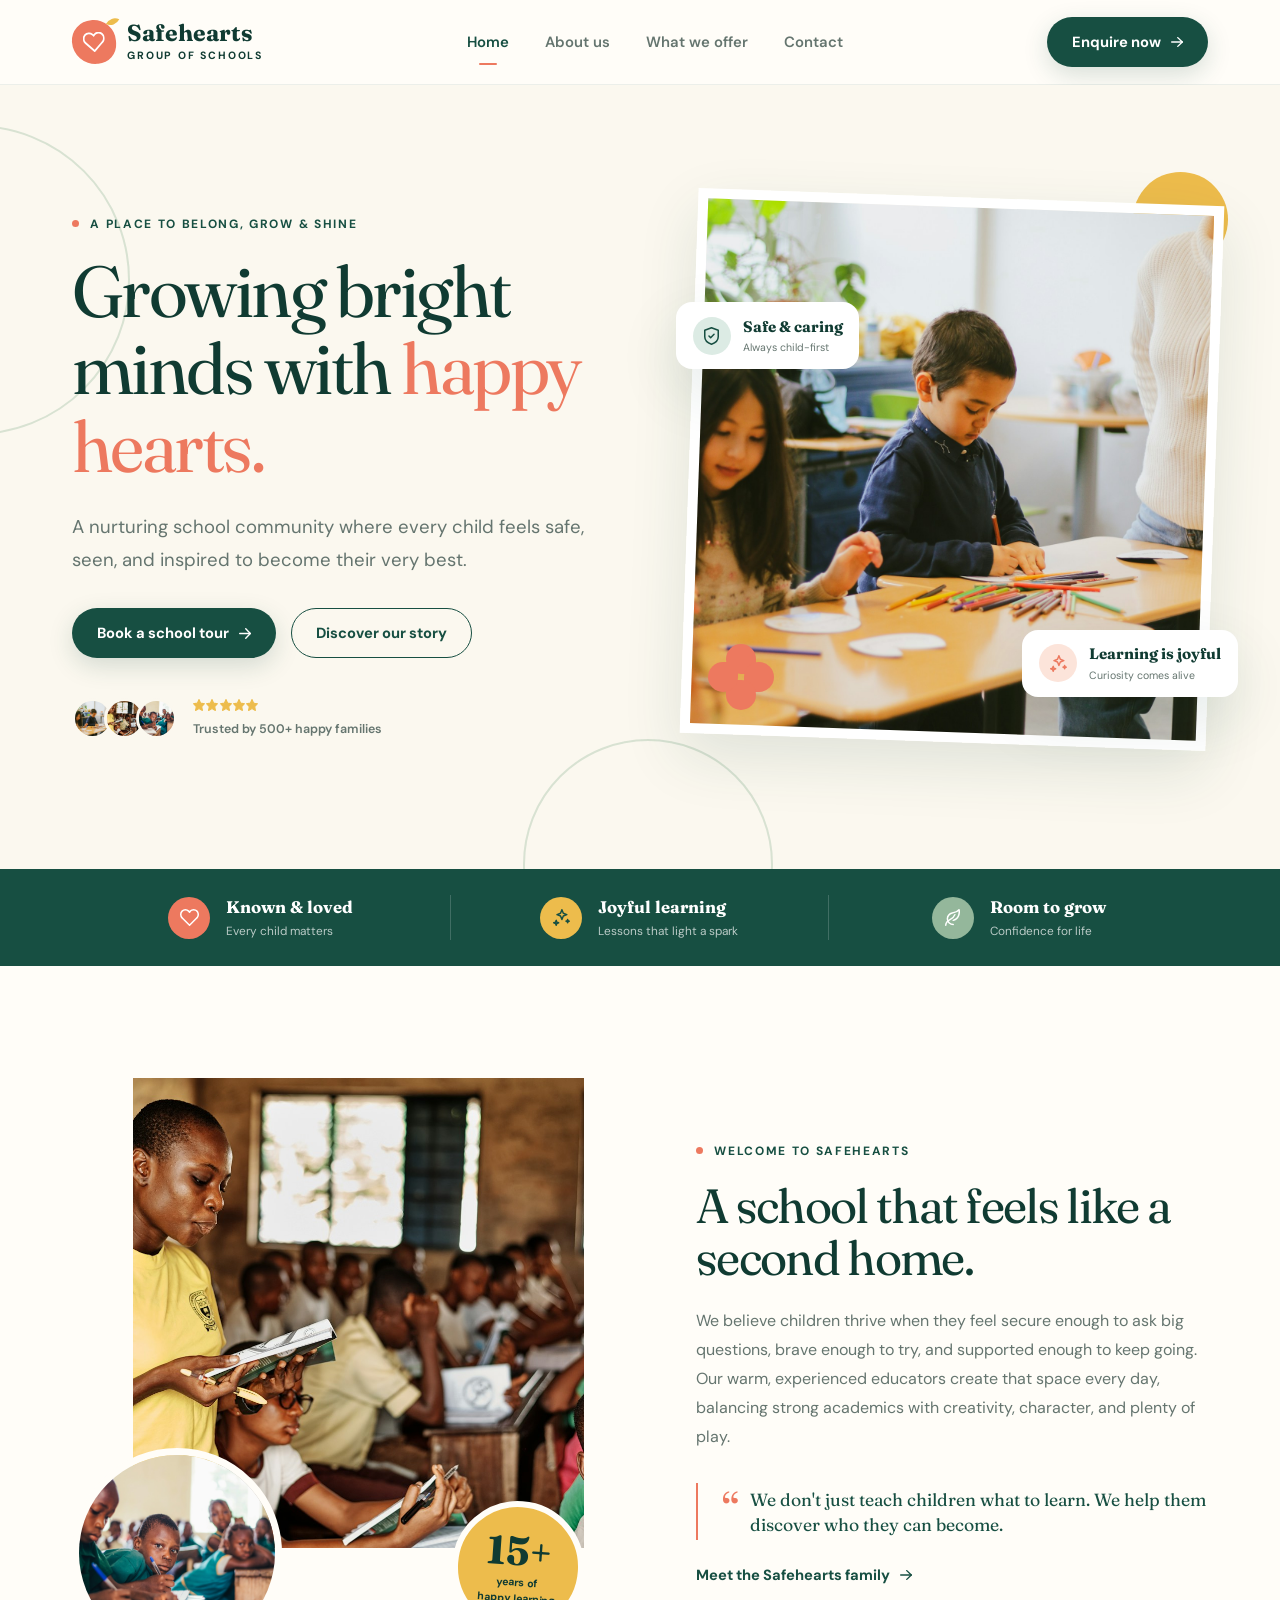
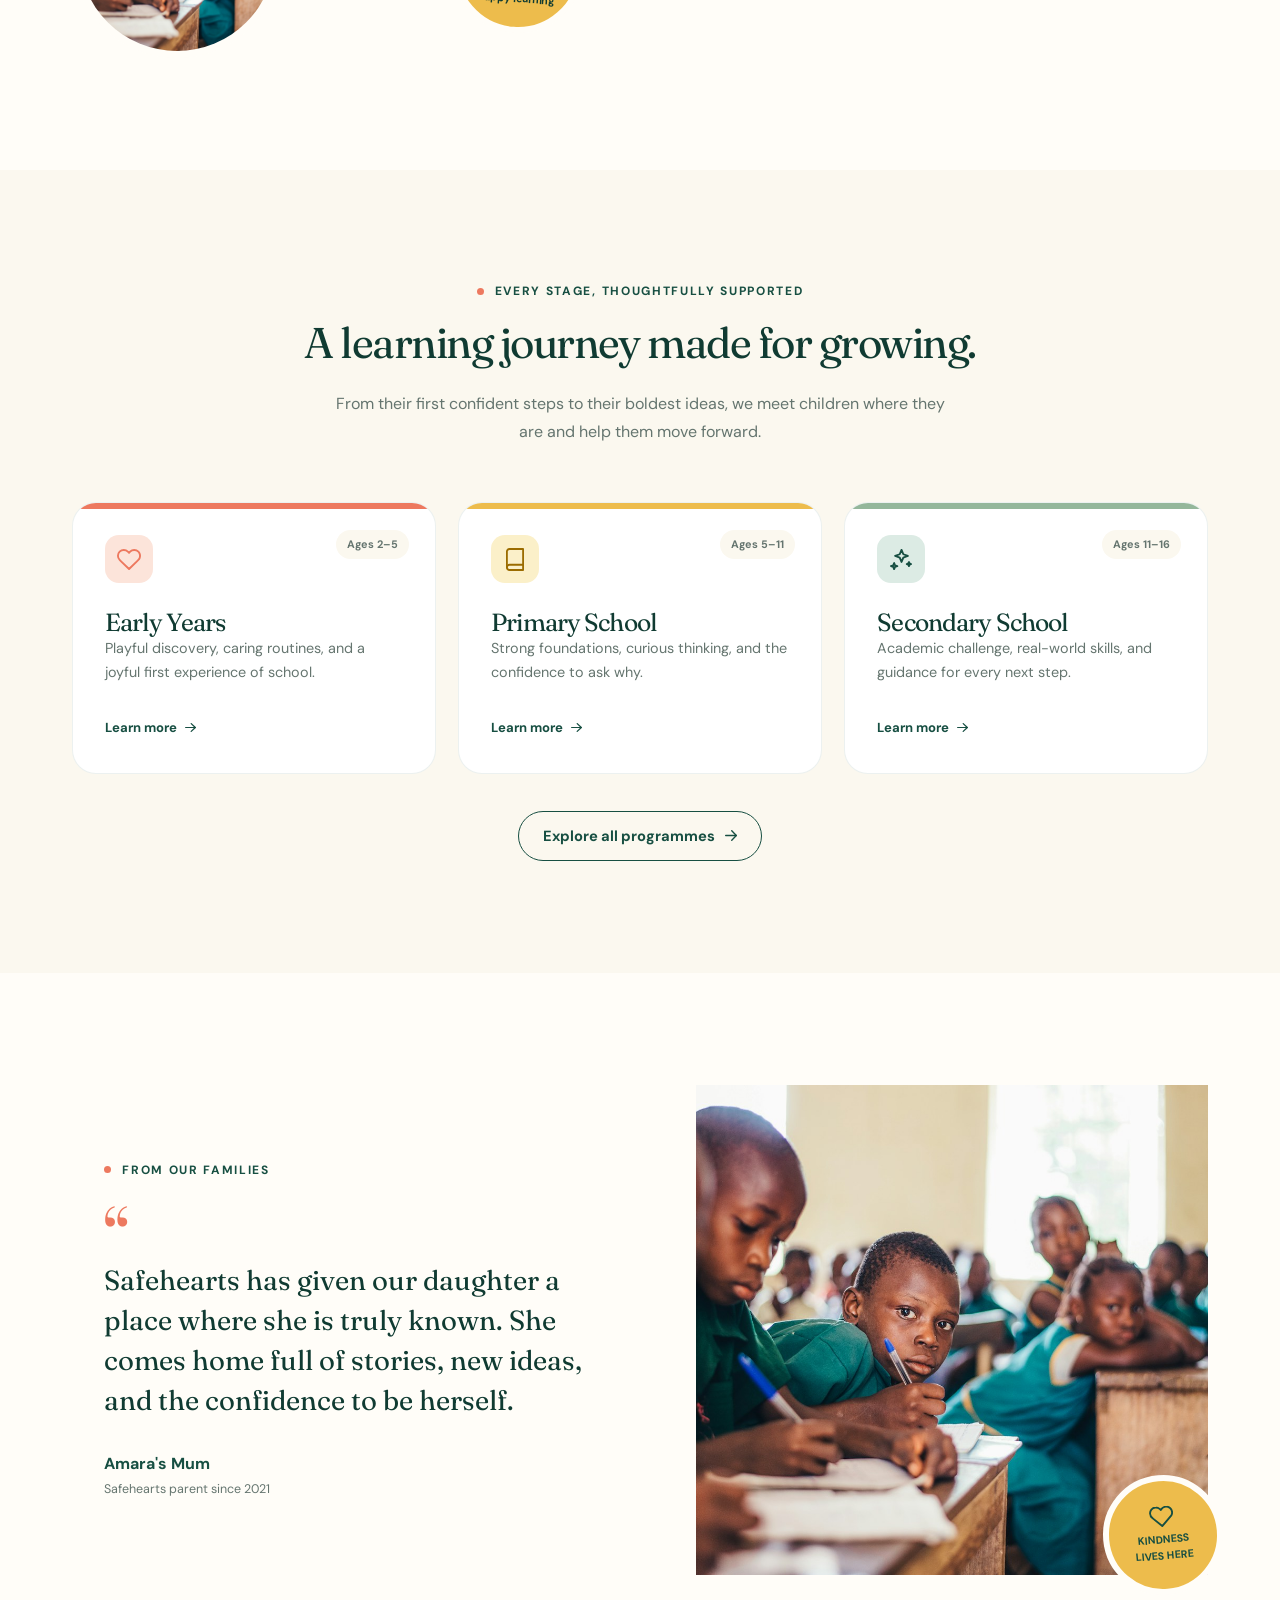
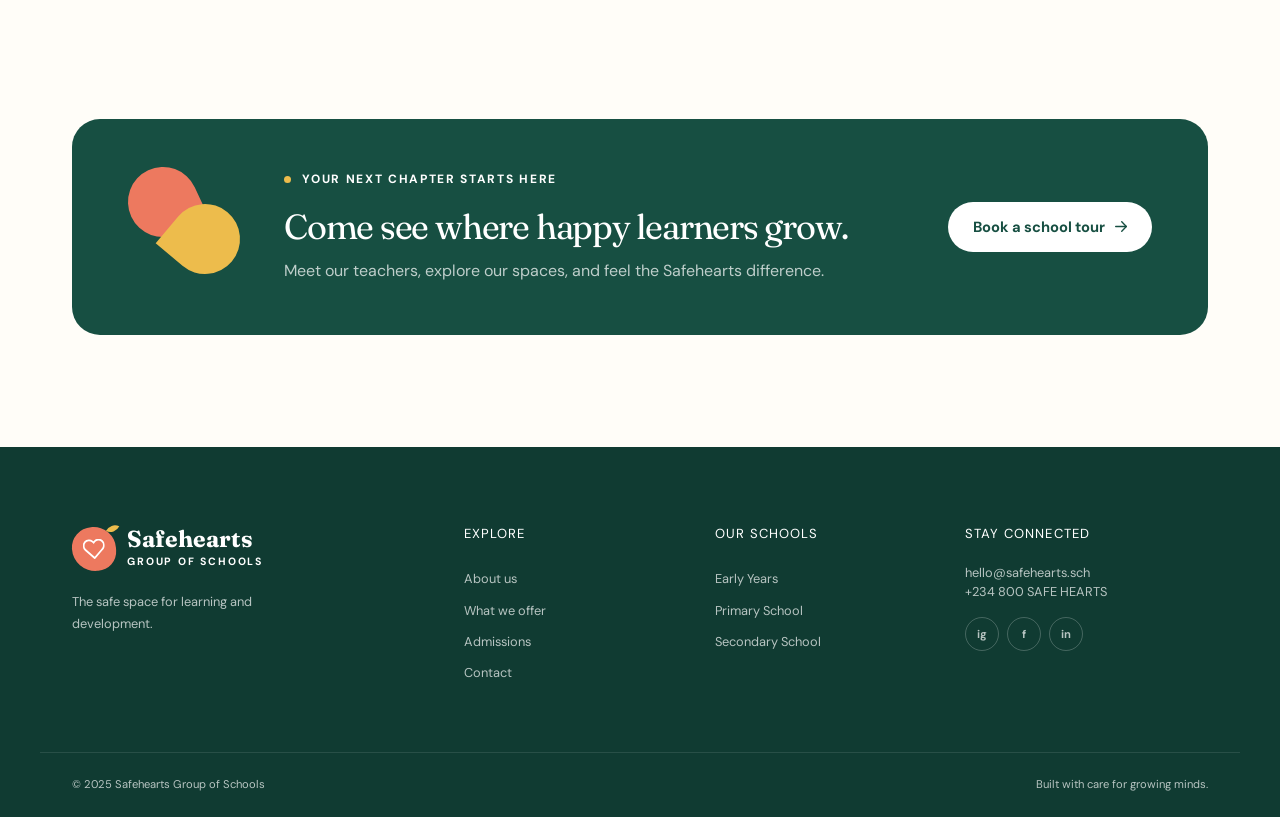
<file: index.html>
<!doctype html>
<html lang="en">
<head>
  <meta charset="utf-8">
  <meta name="viewport" content="width=device-width, initial-scale=1">
  <meta name="description" content="Safehearts Group of Schools — a nurturing school community where every child feels safe, seen, and inspired.">
  <title>Safehearts Group of Schools</title>
  <link rel="preconnect" href="https://fonts.googleapis.com">
  <link rel="preconnect" href="https://fonts.gstatic.com" crossorigin>
  <link href="https://fonts.googleapis.com/css2?family=DM+Sans:wght@400;600;700&family=Fraunces:wght@400;700&display=swap" rel="stylesheet">
  <link rel="stylesheet" href="styles.css">
</head>
<body>
  <a class="skip-link" href="#main">Skip to content</a>
  <header class="header" id="home">
    <div class="container header-inner">
      <a class="logo" href="index.html" aria-label="Safehearts home"><span class="logo-mark"><img src="assets/icons/brand-heart.svg" alt=""></span><span><strong>Safehearts</strong><small>Group of Schools</small></span></a>
      <nav aria-label="Primary navigation"><a class="active" href="index.html" aria-current="page">Home</a><a href="about.html">About us</a><a href="offer.html">What we offer</a><a href="contact.html">Contact</a></nav>
      <a class="button" href="contact.html#enquiry">Enquire now <img src="assets/icons/arrow-right-white.svg" alt=""></a>
    </div>
  </header>
  <main id="main">
    <section class="hero">
      <div class="ring ring-one" aria-hidden="true"></div><div class="ring ring-two" aria-hidden="true"></div>
      <div class="container hero-grid">
        <div class="hero-copy">
          <p class="eyebrow">A place to belong, grow &amp; shine</p>
          <h1>Growing bright minds with <span>happy hearts.</span></h1>
          <p class="hero-description">A nurturing school community where every child feels safe, seen, and inspired to become their very best.</p>
          <div class="hero-actions"><a class="button" href="contact.html?interest=School%20tour#enquiry">Book a school tour <img src="assets/icons/arrow-right-white.svg" alt=""></a><a class="button outline" href="about.html">Discover our story</a></div>
          <div class="trust"><div class="avatars"><img src="assets/images/children-creative-lesson.png" alt=""><img src="assets/images/teacher-with-class.png" alt=""><img src="assets/images/pupils-learning-together.png" alt=""></div><div><div class="stars" aria-label="5 out of 5 stars"><img src="assets/icons/rating-star.svg" alt=""><img src="assets/icons/rating-star.svg" alt=""><img src="assets/icons/rating-star.svg" alt=""><img src="assets/icons/rating-star.svg" alt=""><img src="assets/icons/rating-star.svg" alt=""></div><p>Trusted by 500+ happy families</p></div></div>
        </div>
        <div class="hero-art">
          <div class="sun" aria-hidden="true"></div>
          <div class="hero-photo"><img src="assets/images/children-creative-lesson.png" alt="Children enjoying a creative lesson together"></div>
          <div class="floating-label safe"><span><img src="assets/icons/hero-safety.svg" alt=""></span><div><strong>Safe &amp; caring</strong><small>Always child-first</small></div></div>
          <div class="floating-label joyful"><span><img src="assets/icons/hero-joyful-learning.svg" alt=""></span><div><strong>Learning is joyful</strong><small>Curiosity comes alive</small></div></div>
          <div class="flower" aria-hidden="true"><i></i><i></i><i></i><i></i></div>
        </div>
      </div>
    </section>
    <section class="values" aria-label="Our values"><div class="container values-grid">
      <div class="value"><span class="value-icon coral"><img src="assets/icons/value-known-and-loved.svg" alt=""></span><div><h2>Known &amp; loved</h2><p>Every child matters</p></div></div>
      <div class="value"><span class="value-icon yellow"><img src="assets/icons/value-joyful-learning.svg" alt=""></span><div><h2>Joyful learning</h2><p>Lessons that light a spark</p></div></div>
      <div class="value"><span class="value-icon sage"><img src="assets/icons/value-room-to-grow.svg" alt=""></span><div><h2>Room to grow</h2><p>Confidence for life</p></div></div>
    </div></section>
    <section class="about section" id="about"><div class="container split-grid">
      <div class="about-art"><img class="teacher-photo" src="assets/images/teacher-with-class.png" alt="A teacher supporting her pupils in class"><img class="round-photo" src="assets/images/pupils-learning-together.png" alt="Children focused on their school work"><div class="years"><strong>15+</strong><span>years of<br>happy learning</span></div></div>
      <div class="about-copy"><p class="eyebrow">Welcome to Safehearts</p><h2>A school that feels like a second home.</h2><p>We believe children thrive when they feel secure enough to ask big questions, brave enough to try, and supported enough to keep going.</p><p>Our warm, experienced educators create that space every day, balancing strong academics with creativity, character, and plenty of play.</p><blockquote><span aria-hidden="true">“</span>We don't just teach children what to learn. We help them discover who they can become.</blockquote><a class="text-link" href="about.html">Meet the Safehearts family <img src="assets/icons/arrow-right-green.svg" alt=""></a></div>
    </div></section>
    <section class="programmes section" id="programmes"><div class="container">
      <div class="section-heading"><p class="eyebrow">Every stage, thoughtfully supported</p><h2>A learning journey made for growing.</h2><p>From their first confident steps to their boldest ideas, we meet children where they are and help them move forward.</p></div>
      <div class="programme-grid">
        <article class="programme early" id="early-years"><span class="programme-icon"><img src="assets/icons/kindness-heart.svg" alt=""></span><span class="age">Ages 2–5</span><h3>Early Years</h3><p>Playful discovery, caring routines, and a joyful first experience of school.</p><a class="text-link" href="offer.html#early-years">Learn more <img src="assets/icons/arrow-right-small.svg" alt=""></a></article>
        <article class="programme primary" id="primary-school"><span class="programme-icon"><img src="assets/icons/home-primary-school.svg" alt=""></span><span class="age">Ages 5–11</span><h3>Primary School</h3><p>Strong foundations, curious thinking, and the confidence to ask why.</p><a class="text-link" href="offer.html#primary-school">Learn more <img src="assets/icons/arrow-right-small.svg" alt=""></a></article>
        <article class="programme secondary" id="secondary-school"><span class="programme-icon"><img src="assets/icons/home-secondary-school.svg" alt=""></span><span class="age">Ages 11–16</span><h3>Secondary School</h3><p>Academic challenge, real-world skills, and guidance for every next step.</p><a class="text-link" href="offer.html#secondary-school">Learn more <img src="assets/icons/arrow-right-small.svg" alt=""></a></article>
      </div>
      <div class="programme-action"><a class="button outline" href="offer.html">Explore all programmes <img src="assets/icons/arrow-right-green.svg" alt=""></a></div>
    </div></section>
    <section class="families section" id="families"><div class="container split-grid">
      <div class="testimonial"><p class="eyebrow">From our families</p><span class="quote-mark" aria-hidden="true">“</span><blockquote>Safehearts has given our daughter a place where she is truly known. She comes home full of stories, new ideas, and the confidence to be herself.</blockquote><div class="quote-credit"><strong>Amara's Mum</strong><small>Safehearts parent since 2021</small></div></div>
      <div class="family-art"><img class="family-photo" src="assets/images/pupils-learning-together.png" alt="Pupils enjoying a lesson together"><div class="kindness"><img src="assets/icons/kindness-badge-heart.svg" alt=""><span>Kindness<br>lives here</span></div></div>
    </div></section>
    <section class="callout" id="admissions"><div class="container"><div class="tour-card"><div class="petals" aria-hidden="true"><i></i><i></i></div><div><p class="eyebrow">Your next chapter starts here</p><h2>Come see where happy learners grow.</h2><p>Meet our teachers, explore our spaces, and feel the Safehearts difference.</p></div><a class="button white" href="contact.html?interest=School%20tour#enquiry">Book a school tour <img src="assets/icons/arrow-right-green.svg" alt=""></a></div></div></section>
  </main>
  <footer id="contact"><div class="container footer-grid">
    <div><a class="logo" href="index.html"><span class="logo-mark"><img src="assets/icons/brand-heart.svg" alt=""></span><span><strong>Safehearts</strong><small>Group of Schools</small></span></a><p class="footer-description">The safe space for learning and development.</p></div>
    <div><h2>Explore</h2><a href="about.html">About us</a><a href="offer.html">What we offer</a><a href="contact.html?interest=School%20tour#enquiry">Admissions</a><a href="contact.html">Contact</a></div>
    <div><h2>Our schools</h2><a href="offer.html#early-years">Early Years</a><a href="offer.html#primary-school">Primary School</a><a href="offer.html#secondary-school">Secondary School</a></div>
    <div><h2>Stay connected</h2><a href="mailto:hello@safehearts.sch">hello@safehearts.sch</a><p>+234 800 SAFE HEARTS</p><div class="socials"><span aria-label="Instagram">ig</span><span aria-label="Facebook">f</span><span aria-label="LinkedIn">in</span></div></div>
  </div><div class="container footer-bottom"><span>© 2025 Safehearts Group of Schools</span><span>Built with care for growing minds.</span></div></footer>
</body>
</html>
</file>
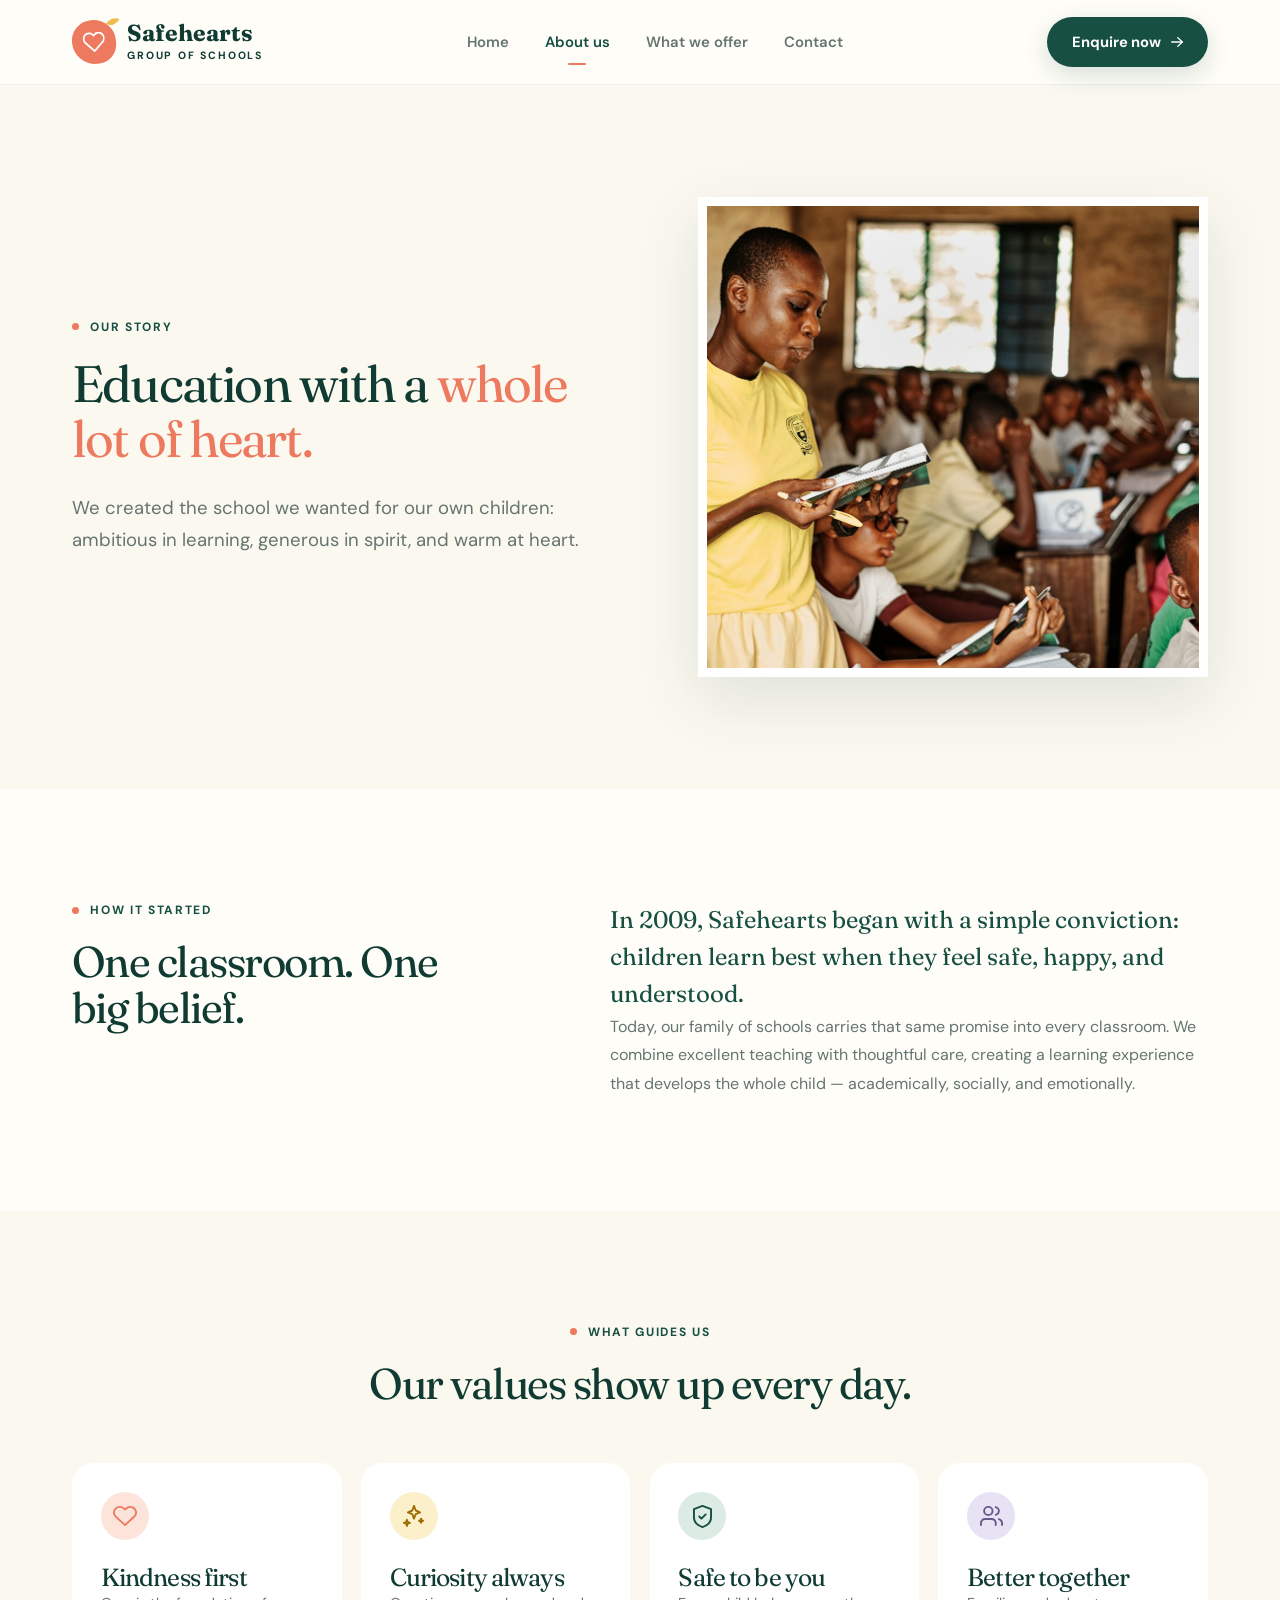
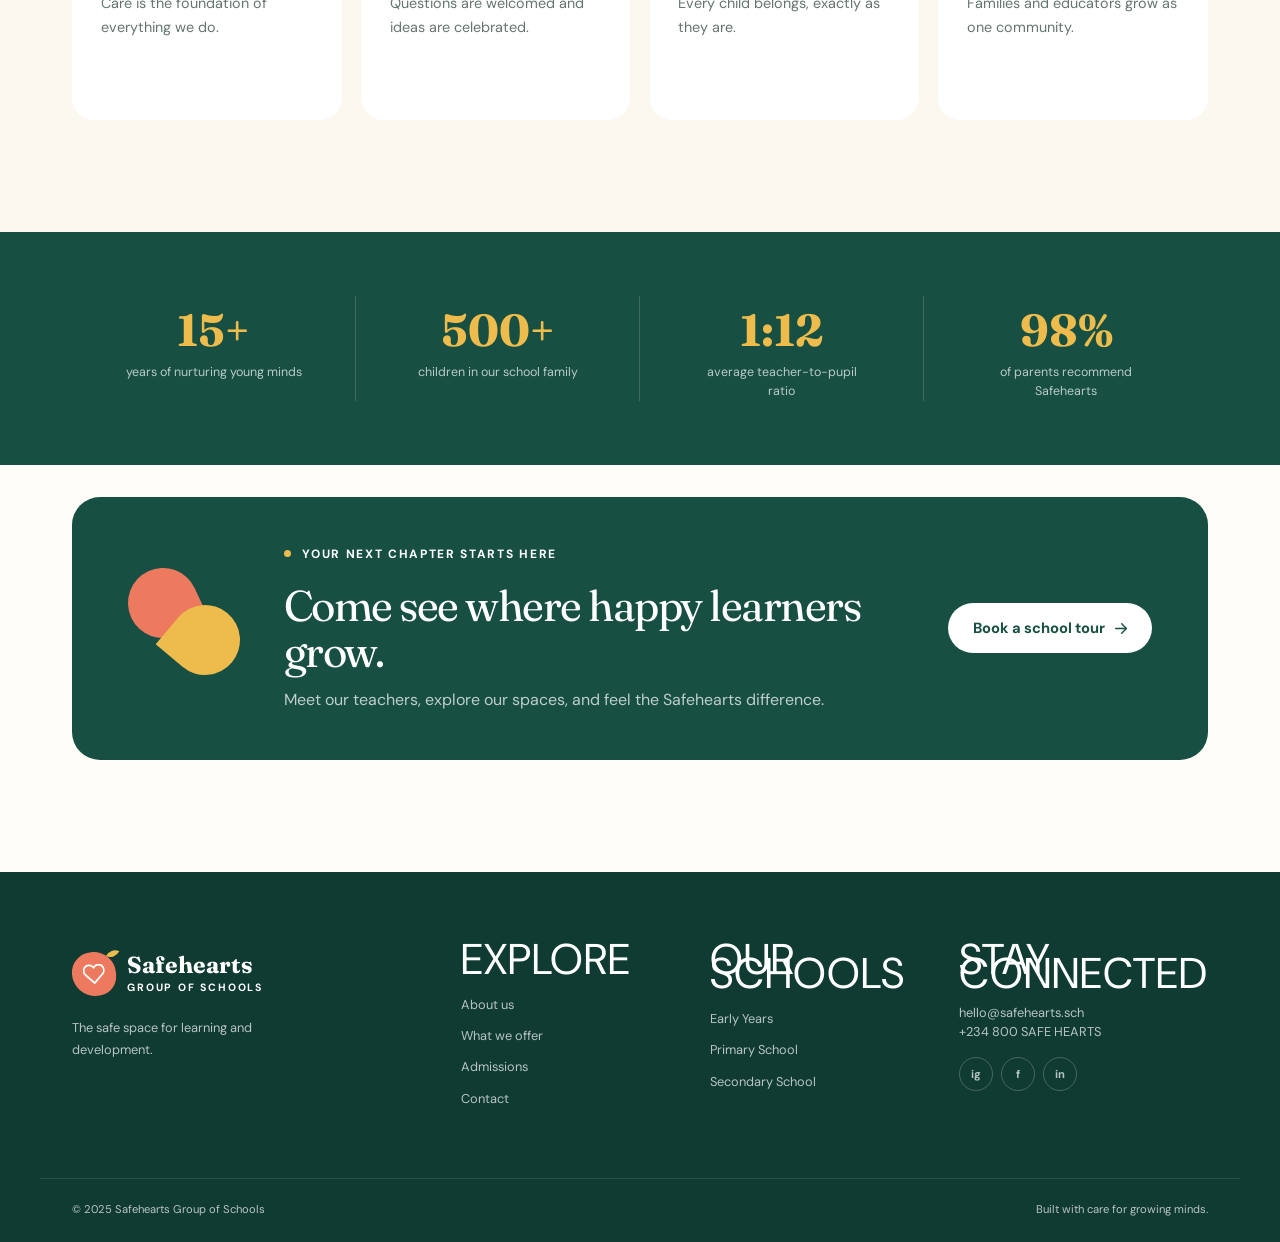
<file: about.html>
<!doctype html>
<html lang="en">
<head>
  <meta charset="utf-8">
  <meta name="viewport" content="width=device-width, initial-scale=1">
  <meta name="description" content="Our story, our values, and the Safehearts school community.">
  <title>About us | Safehearts Group of Schools</title>
  <link rel="preconnect" href="https://fonts.googleapis.com">
  <link rel="preconnect" href="https://fonts.gstatic.com" crossorigin>
  <link href="https://fonts.googleapis.com/css2?family=DM+Sans:wght@400;600;700&family=Fraunces:wght@400;700&display=swap" rel="stylesheet">
  <link rel="stylesheet" href="styles.css">
  <link rel="stylesheet" href="pages.css">
</head>
<body class="inner-page about-page">
  <a class="skip-link" href="#main">Skip to content</a>
  <header class="header" id="home">
    <div class="container header-inner">
      <a class="logo" href="index.html" aria-label="Safehearts home"><span class="logo-mark"><img src="assets/icons/brand-heart.svg" alt=""></span><span><strong>Safehearts</strong><small>Group of Schools</small></span></a>
      <nav aria-label="Primary navigation"><a href="index.html">Home</a><a class="active" href="about.html" aria-current="page">About us</a><a href="offer.html">What we offer</a><a href="contact.html">Contact</a></nav>
      <a class="button" href="contact.html#enquiry">Enquire now <img src="assets/icons/arrow-right-white.svg" alt=""></a>
    </div>
  </header>
  <main id="main">
    <section class="page-hero"><div class="container page-hero-grid">
      <div><p class="eyebrow">Our story</p><h1>Education with a <span>whole lot of heart.</span></h1><p class="hero-description">We created the school we wanted for our own children: ambitious in learning, generous in spirit, and warm at heart.</p></div>
      <div class="page-hero-photo"><img src="assets/images/teacher-with-class.png" alt="A Safehearts teacher with her class"></div>
    </div></section>
    <section class="section"><div class="container story-grid">
      <div><p class="eyebrow">How it started</p><h2>One classroom. One big belief.</h2></div>
      <div><p class="story-lead">In 2009, Safehearts began with a simple conviction: children learn best when they feel safe, happy, and understood.</p><p class="body-copy">Today, our family of schools carries that same promise into every classroom. We combine excellent teaching with thoughtful care, creating a learning experience that develops the whole child — academically, socially, and emotionally.</p></div>
    </div></section>
    <section class="section guiding-values"><div class="container">
      <div class="section-heading"><p class="eyebrow">What guides us</p><h2>Our values show up every day.</h2></div>
      <div class="guiding-grid">
        <article class="guiding-card"><span class="guiding-icon kindness-icon"><img src="assets/icons/kindness-heart.svg" alt=""></span><h3>Kindness first</h3><p>Care is the foundation of everything we do.</p></article>
        <article class="guiding-card"><span class="guiding-icon curiosity-icon"><img src="assets/icons/curiosity.svg" alt=""></span><h3>Curiosity always</h3><p>Questions are welcomed and ideas are celebrated.</p></article>
        <article class="guiding-card"><span class="guiding-icon safety-icon"><img src="assets/icons/safety-shield.svg" alt=""></span><h3>Safe to be you</h3><p>Every child belongs, exactly as they are.</p></article>
        <article class="guiding-card"><span class="guiding-icon community-icon"><img src="assets/icons/community.svg" alt=""></span><h3>Better together</h3><p>Families and educators grow as one community.</p></article>
      </div>
    </div></section>
    <section class="school-stats" aria-label="Safehearts in numbers"><dl class="container stats-grid">
      <div><dt>15+</dt><dd>years of nurturing young minds</dd></div><div><dt>500+</dt><dd>children in our school family</dd></div><div><dt>1:12</dt><dd>average teacher-to-pupil ratio</dd></div><div><dt>98%</dt><dd>of parents recommend Safehearts</dd></div>
    </dl></section>
    <section class="callout" id="admissions"><div class="container"><div class="tour-card"><div class="petals" aria-hidden="true"><i></i><i></i></div><div><p class="eyebrow">Your next chapter starts here</p><h2>Come see where happy learners grow.</h2><p>Meet our teachers, explore our spaces, and feel the Safehearts difference.</p></div><a class="button white" href="contact.html?interest=School%20tour#enquiry">Book a school tour <img src="assets/icons/arrow-right-green.svg" alt=""></a></div></div></section>
  </main>
  <footer id="contact"><div class="container footer-grid">
    <div><a class="logo" href="index.html"><span class="logo-mark"><img src="assets/icons/brand-heart.svg" alt=""></span><span><strong>Safehearts</strong><small>Group of Schools</small></span></a><p class="footer-description">The safe space for learning and development.</p></div>
    <div><h2>Explore</h2><a href="about.html">About us</a><a href="offer.html">What we offer</a><a href="contact.html?interest=School%20tour#enquiry">Admissions</a><a href="contact.html">Contact</a></div>
    <div><h2>Our schools</h2><a href="offer.html#early-years">Early Years</a><a href="offer.html#primary-school">Primary School</a><a href="offer.html#secondary-school">Secondary School</a></div>
    <div><h2>Stay connected</h2><a href="mailto:hello@safehearts.sch">hello@safehearts.sch</a><p>+234 800 SAFE HEARTS</p><div class="socials"><span aria-label="Instagram">ig</span><span aria-label="Facebook">f</span><span aria-label="LinkedIn">in</span></div></div>
  </div><div class="container footer-bottom"><span>© 2025 Safehearts Group of Schools</span><span>Built with care for growing minds.</span></div></footer>
</body>
</html>
</file>
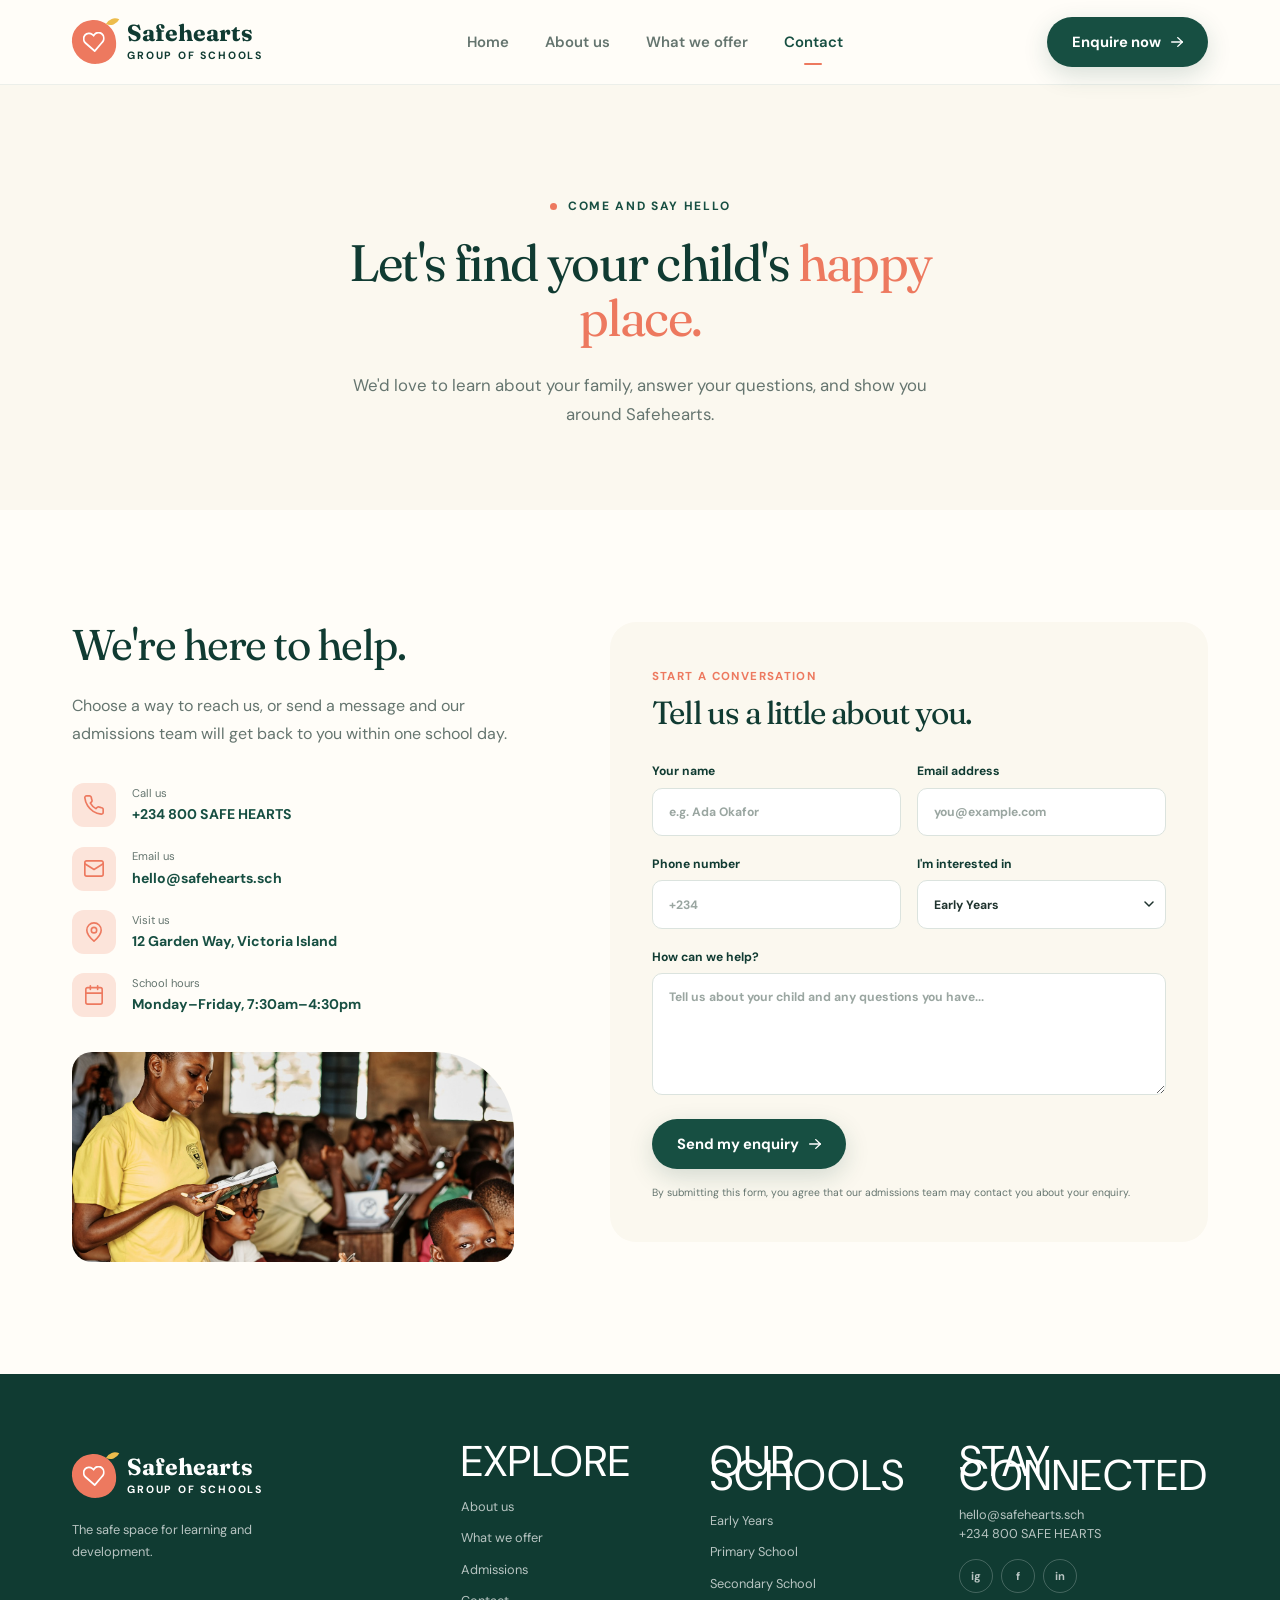
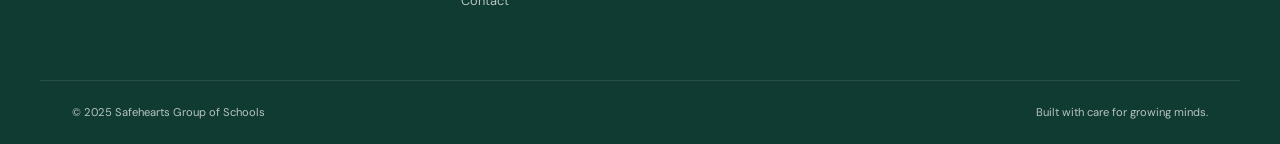
<file: contact.html>
<!doctype html>
<html lang="en">
<head>
  <meta charset="utf-8">
  <meta name="viewport" content="width=device-width, initial-scale=1">
  <meta name="description" content="Contact Safehearts admissions, ask about school places, or arrange a school tour.">
  <title>Contact | Safehearts Group of Schools</title>
  <link rel="preconnect" href="https://fonts.googleapis.com">
  <link rel="preconnect" href="https://fonts.gstatic.com" crossorigin>
  <link href="https://fonts.googleapis.com/css2?family=DM+Sans:wght@400;600;700&family=Fraunces:wght@400;700&display=swap" rel="stylesheet">
  <link rel="stylesheet" href="styles.css">
  <link rel="stylesheet" href="pages.css">
</head>
<body class="inner-page contact-page">
  <a class="skip-link" href="#main">Skip to content</a>
  <header class="header" id="home">
    <div class="container header-inner">
      <a class="logo" href="index.html" aria-label="Safehearts home"><span class="logo-mark"><img src="assets/icons/brand-heart.svg" alt=""></span><span><strong>Safehearts</strong><small>Group of Schools</small></span></a>
      <nav aria-label="Primary navigation"><a href="index.html">Home</a><a href="about.html">About us</a><a href="offer.html">What we offer</a><a class="active" href="contact.html" aria-current="page">Contact</a></nav>
      <a class="button" href="contact.html#enquiry">Enquire now <img src="assets/icons/arrow-right-white.svg" alt=""></a>
    </div>
  </header>
  <main id="main">
    <section class="contact-hero"><div class="container contact-heading"><p class="eyebrow">Come and say hello</p><h1>Let's find your child's <span>happy place.</span></h1><p>We'd love to learn about your family, answer your questions, and show you around Safehearts.</p></div></section>
    <section class="section"><div class="container contact-grid">
      <div class="contact-info"><h2>We're here to help.</h2><p class="body-copy contact-intro">Choose a way to reach us, or send a message and our admissions team will get back to you within one school day.</p>
        <div class="contact-details">
          <div class="contact-detail"><span><img src="assets/icons/contact-phone.svg" alt=""></span><div><small>Call us</small><strong>+234 800 SAFE HEARTS</strong></div></div>
          <div class="contact-detail"><span><img src="assets/icons/contact-email.svg" alt=""></span><div><small>Email us</small><a href="mailto:hello@safehearts.sch">hello@safehearts.sch</a></div></div>
          <div class="contact-detail"><span><img src="assets/icons/contact-location.svg" alt=""></span><div><small>Visit us</small><strong>12 Garden Way, Victoria Island</strong></div></div>
          <div class="contact-detail"><span><img src="assets/icons/contact-school-hours.svg" alt=""></span><div><small>School hours</small><strong>Monday–Friday, 7:30am–4:30pm</strong></div></div>
        </div>
        <img class="contact-photo" src="assets/images/teacher-with-class.png" alt="Safehearts pupils learning in class">
      </div>
      <form class="enquiry-form" id="enquiry" action="mailto:hello@safehearts.sch" method="post" enctype="text/plain">
        <p class="form-eyebrow">Start a conversation</p><h2>Tell us a little about you.</h2>
        <div class="form-grid">
          <label for="name">Your name<input id="name" name="name" autocomplete="name" placeholder="e.g. Ada Okafor" required maxlength="100"></label>
          <label for="email">Email address<input id="email" name="email" type="email" autocomplete="email" placeholder="you@example.com" required maxlength="254"></label>
          <label for="phone">Phone number<input id="phone" name="phone" type="tel" autocomplete="tel" placeholder="+234" maxlength="40"></label>
          <label for="interest">I'm interested in<span class="select-wrap"><select id="interest" name="interest"><option>Early Years</option><option>Primary School</option><option>Secondary School</option><option>School tour</option><option>General enquiry</option></select><img src="assets/icons/select-chevron.svg" alt=""></span></label>
        </div>
        <label class="message-label" for="message">How can we help?<textarea id="message" name="message" placeholder="Tell us about your child and any questions you have..." required maxlength="3000"></textarea></label>
        <button class="button" type="submit">Send my enquiry <img src="assets/icons/arrow-right-white.svg" alt=""></button>
        <p class="form-note">By submitting this form, you agree that our admissions team may contact you about your enquiry.</p>
        <p class="form-status" id="form-status" role="status" hidden></p>
        <noscript><p class="form-note">This form opens your email app. You can also email hello@safehearts.sch directly.</p></noscript>
      </form>
    </div></section>
  </main>
  <footer id="contact"><div class="container footer-grid">
    <div><a class="logo" href="index.html"><span class="logo-mark"><img src="assets/icons/brand-heart.svg" alt=""></span><span><strong>Safehearts</strong><small>Group of Schools</small></span></a><p class="footer-description">The safe space for learning and development.</p></div>
    <div><h2>Explore</h2><a href="about.html">About us</a><a href="offer.html">What we offer</a><a href="contact.html?interest=School%20tour#enquiry">Admissions</a><a href="contact.html">Contact</a></div>
    <div><h2>Our schools</h2><a href="offer.html#early-years">Early Years</a><a href="offer.html#primary-school">Primary School</a><a href="offer.html#secondary-school">Secondary School</a></div>
    <div><h2>Stay connected</h2><a href="mailto:hello@safehearts.sch">hello@safehearts.sch</a><p>+234 800 SAFE HEARTS</p><div class="socials"><span aria-label="Instagram">ig</span><span aria-label="Facebook">f</span><span aria-label="LinkedIn">in</span></div></div>
  </div><div class="container footer-bottom"><span>© 2025 Safehearts Group of Schools</span><span>Built with care for growing minds.</span></div></footer>
  <script src="contact.js"></script>
</body>
</html>
</file>
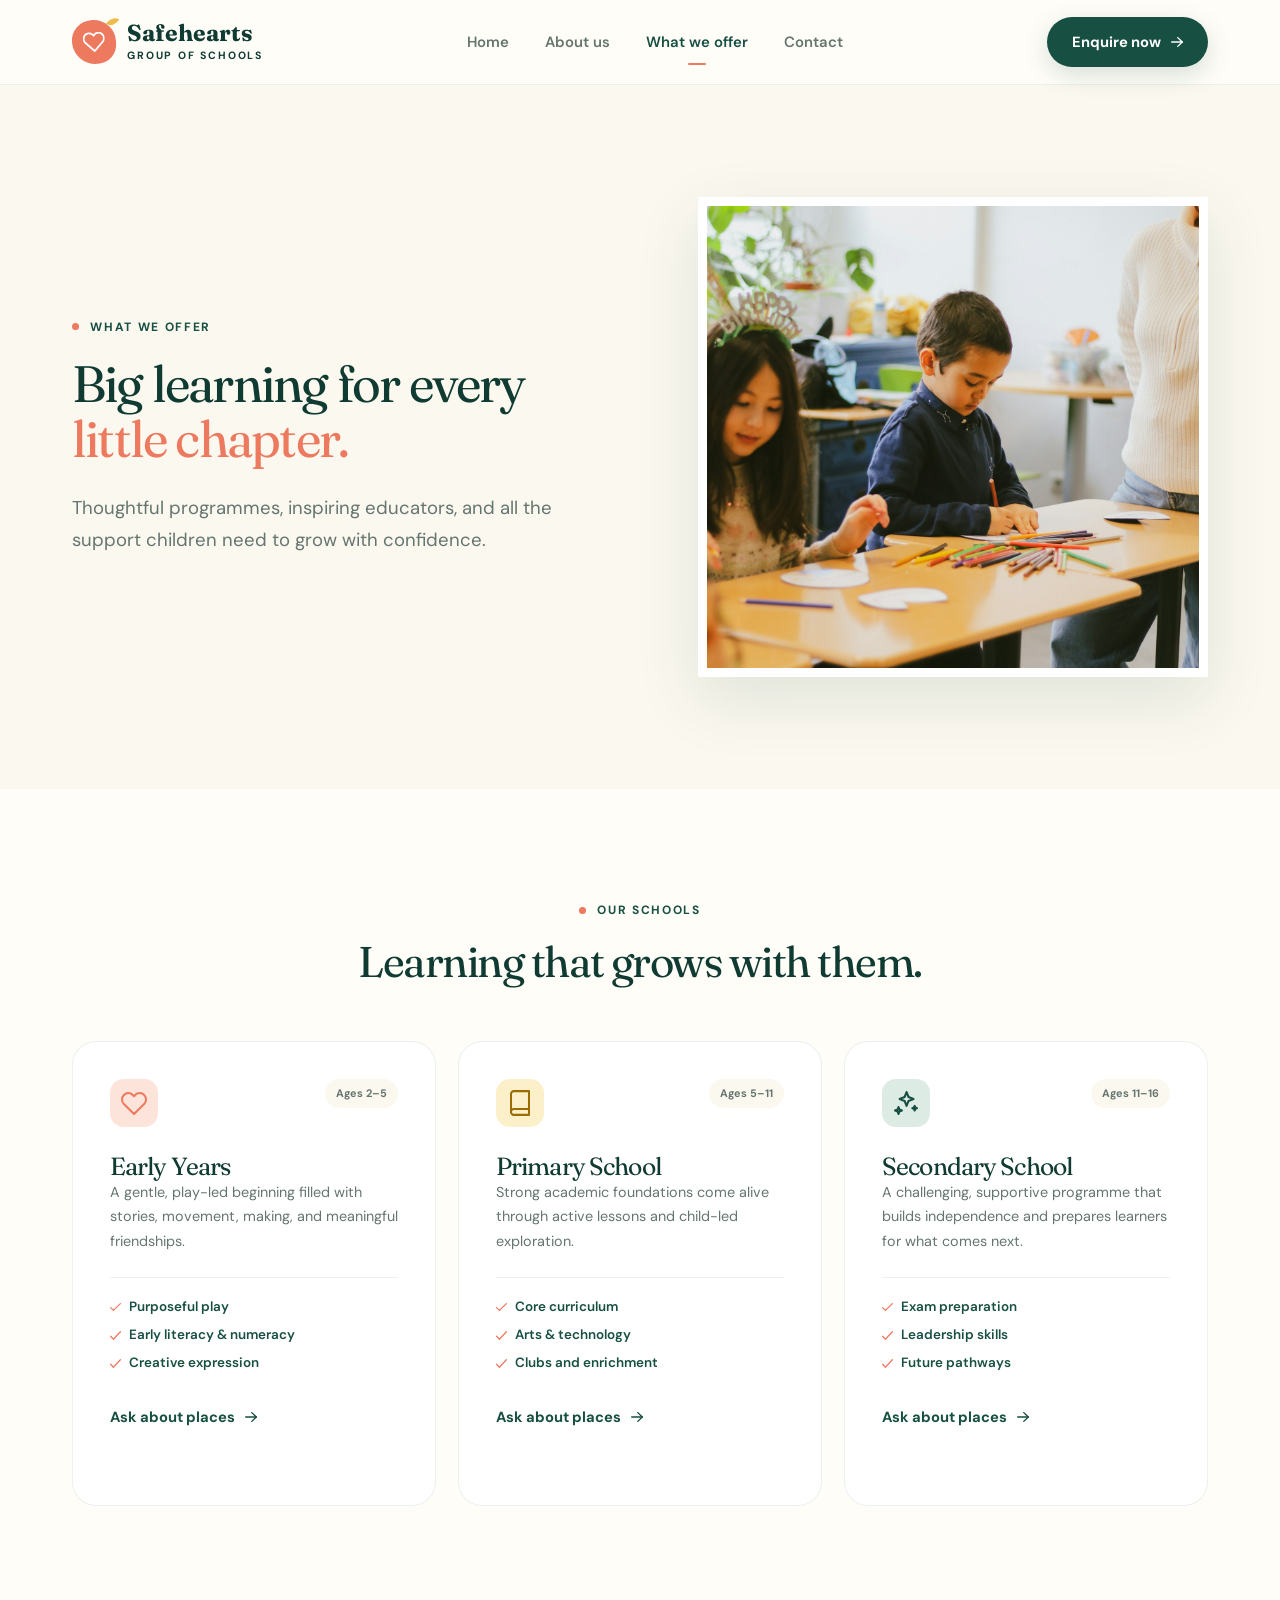
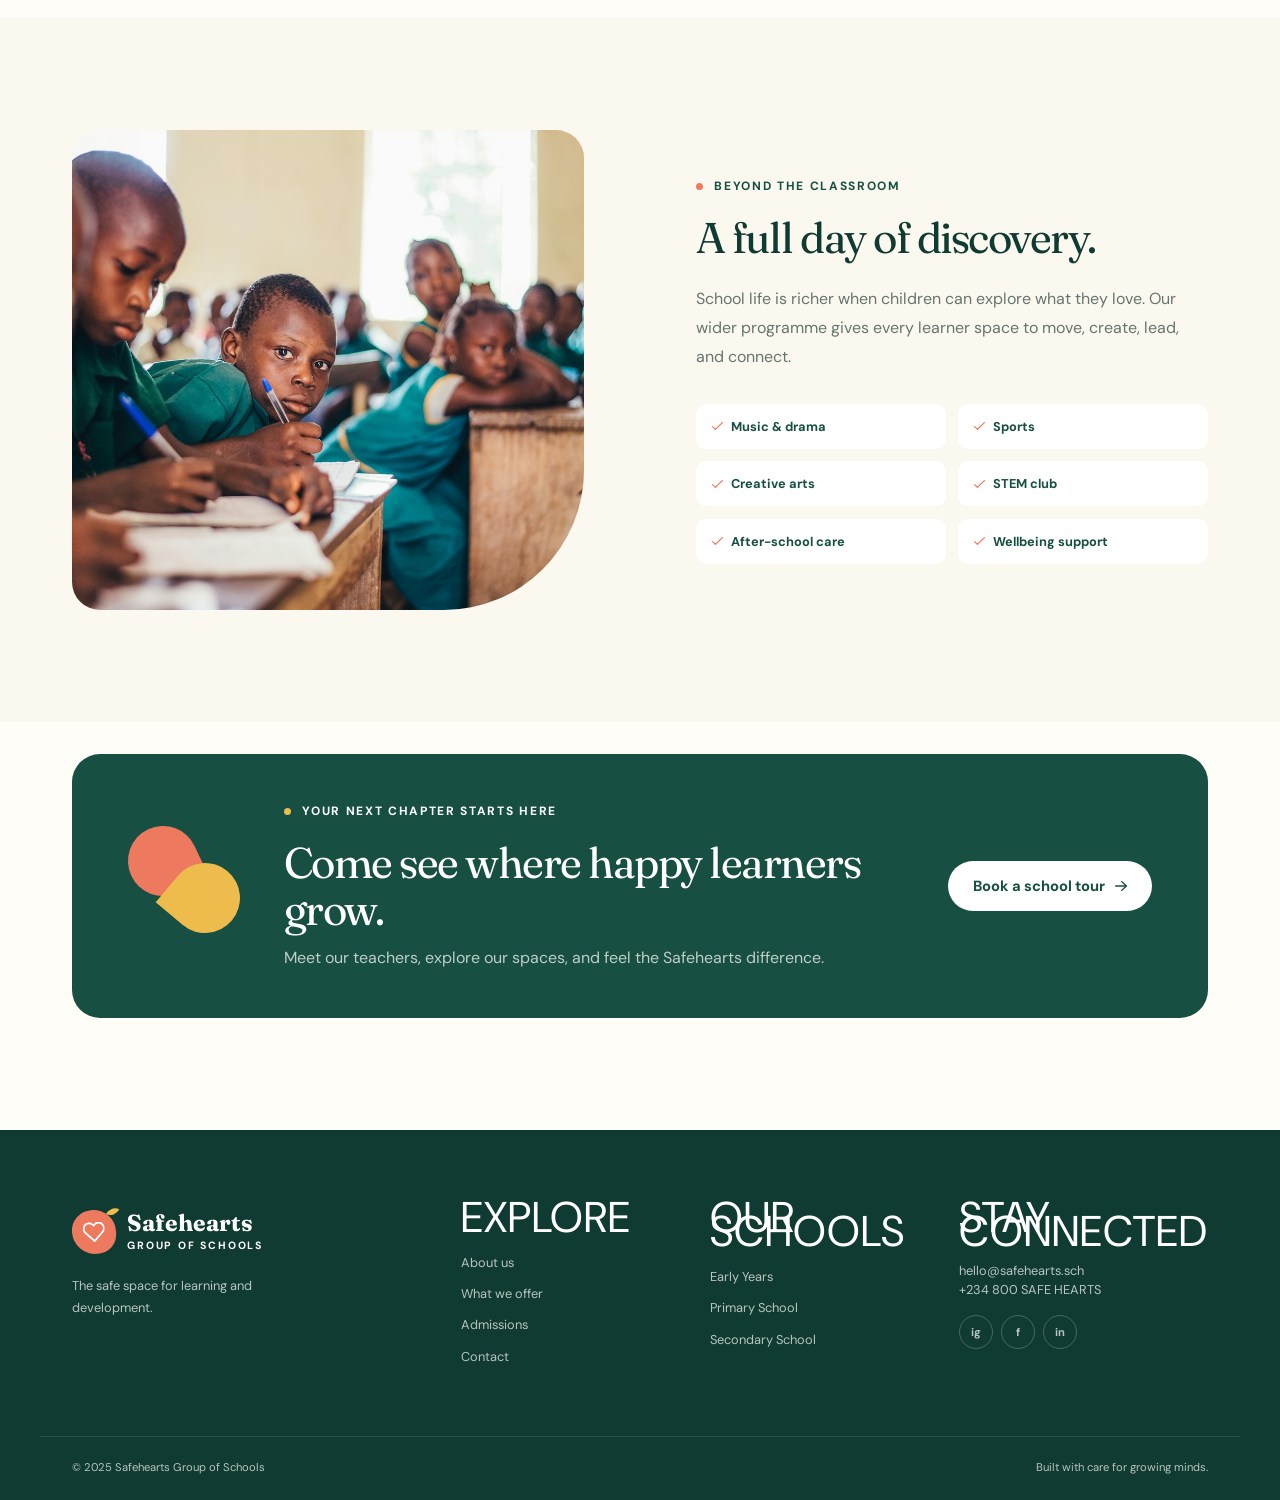
<file: offer.html>
<!doctype html>
<html lang="en">
<head>
  <meta charset="utf-8">
  <meta name="viewport" content="width=device-width, initial-scale=1">
  <meta name="description" content="Explore Early Years, Primary School, Secondary School, and life beyond the classroom.">
  <title>What we offer | Safehearts Group of Schools</title>
  <link rel="preconnect" href="https://fonts.googleapis.com">
  <link rel="preconnect" href="https://fonts.gstatic.com" crossorigin>
  <link href="https://fonts.googleapis.com/css2?family=DM+Sans:wght@400;600;700&family=Fraunces:wght@400;700&display=swap" rel="stylesheet">
  <link rel="stylesheet" href="styles.css">
  <link rel="stylesheet" href="pages.css">
</head>
<body class="inner-page offer-page">
  <a class="skip-link" href="#main">Skip to content</a>
  <header class="header" id="home">
    <div class="container header-inner">
      <a class="logo" href="index.html" aria-label="Safehearts home"><span class="logo-mark"><img src="assets/icons/brand-heart.svg" alt=""></span><span><strong>Safehearts</strong><small>Group of Schools</small></span></a>
      <nav aria-label="Primary navigation"><a href="index.html">Home</a><a href="about.html">About us</a><a class="active" href="offer.html" aria-current="page">What we offer</a><a href="contact.html">Contact</a></nav>
      <a class="button" href="contact.html#enquiry">Enquire now <img src="assets/icons/arrow-right-white.svg" alt=""></a>
    </div>
  </header>
  <main id="main">
    <section class="page-hero"><div class="container page-hero-grid">
      <div><p class="eyebrow">What we offer</p><h1>Big learning for every <span>little chapter.</span></h1><p class="hero-description">Thoughtful programmes, inspiring educators, and all the support children need to grow with confidence.</p></div><div class="page-hero-photo"><img src="assets/images/children-creative-lesson.png" alt="Children making art together"></div>
    </div></section>
    <section class="section"><div class="container">
      <div class="section-heading"><p class="eyebrow">Our schools</p><h2>Learning that grows with them.</h2></div>
      <div class="school-grid">
        <article class="school-card early" id="early-years"><div class="school-card-top"><span class="programme-icon"><img src="assets/icons/early-years.svg" alt=""></span><span class="school-age">Ages 2–5</span></div><h3>Early Years</h3><p>A gentle, play-led beginning filled with stories, movement, making, and meaningful friendships.</p><ul class="school-features"><li><img src="assets/icons/programme-check.svg" alt="">Purposeful play</li><li><img src="assets/icons/programme-check.svg" alt="">Early literacy &amp; numeracy</li><li><img src="assets/icons/programme-check.svg" alt="">Creative expression</li></ul><a class="text-link" href="contact.html?interest=Early%20Years#enquiry">Ask about places <img src="assets/icons/arrow-right-green.svg" alt=""></a></article>
        <article class="school-card primary" id="primary-school"><div class="school-card-top"><span class="programme-icon"><img src="assets/icons/primary-school.svg" alt=""></span><span class="school-age">Ages 5–11</span></div><h3>Primary School</h3><p>Strong academic foundations come alive through active lessons and child-led exploration.</p><ul class="school-features"><li><img src="assets/icons/programme-check.svg" alt="">Core curriculum</li><li><img src="assets/icons/programme-check.svg" alt="">Arts &amp; technology</li><li><img src="assets/icons/programme-check.svg" alt="">Clubs and enrichment</li></ul><a class="text-link" href="contact.html?interest=Primary%20School#enquiry">Ask about places <img src="assets/icons/arrow-right-green.svg" alt=""></a></article>
        <article class="school-card secondary" id="secondary-school"><div class="school-card-top"><span class="programme-icon"><img src="assets/icons/secondary-school.svg" alt=""></span><span class="school-age">Ages 11–16</span></div><h3>Secondary School</h3><p>A challenging, supportive programme that builds independence and prepares learners for what comes next.</p><ul class="school-features"><li><img src="assets/icons/programme-check.svg" alt="">Exam preparation</li><li><img src="assets/icons/programme-check.svg" alt="">Leadership skills</li><li><img src="assets/icons/programme-check.svg" alt="">Future pathways</li></ul><a class="text-link" href="contact.html?interest=Secondary%20School#enquiry">Ask about places <img src="assets/icons/arrow-right-green.svg" alt=""></a></article>
      </div>
    </div></section>
    <section class="section discovery"><div class="container split-grid">
      <div class="discovery-photo"><img src="assets/images/pupils-learning-together.png" alt="Children learning together in class"></div>
      <div class="discovery-copy"><p class="eyebrow">Beyond the classroom</p><h2>A full day of discovery.</h2><p class="body-copy">School life is richer when children can explore what they love. Our wider programme gives every learner space to move, create, lead, and connect.</p><ul class="activity-grid"><li><img src="assets/icons/activity-check.svg" alt="">Music &amp; drama</li><li><img src="assets/icons/activity-check.svg" alt="">Sports</li><li><img src="assets/icons/activity-check.svg" alt="">Creative arts</li><li><img src="assets/icons/activity-check.svg" alt="">STEM club</li><li><img src="assets/icons/activity-check.svg" alt="">After-school care</li><li><img src="assets/icons/activity-check.svg" alt="">Wellbeing support</li></ul></div>
    </div></section>
    <section class="callout" id="admissions"><div class="container"><div class="tour-card"><div class="petals" aria-hidden="true"><i></i><i></i></div><div><p class="eyebrow">Your next chapter starts here</p><h2>Come see where happy learners grow.</h2><p>Meet our teachers, explore our spaces, and feel the Safehearts difference.</p></div><a class="button white" href="contact.html?interest=School%20tour#enquiry">Book a school tour <img src="assets/icons/arrow-right-green.svg" alt=""></a></div></div></section>
  </main>
  <footer id="contact"><div class="container footer-grid">
    <div><a class="logo" href="index.html"><span class="logo-mark"><img src="assets/icons/brand-heart.svg" alt=""></span><span><strong>Safehearts</strong><small>Group of Schools</small></span></a><p class="footer-description">The safe space for learning and development.</p></div>
    <div><h2>Explore</h2><a href="about.html">About us</a><a href="offer.html">What we offer</a><a href="contact.html?interest=School%20tour#enquiry">Admissions</a><a href="contact.html">Contact</a></div>
    <div><h2>Our schools</h2><a href="offer.html#early-years">Early Years</a><a href="offer.html#primary-school">Primary School</a><a href="offer.html#secondary-school">Secondary School</a></div>
    <div><h2>Stay connected</h2><a href="mailto:hello@safehearts.sch">hello@safehearts.sch</a><p>+234 800 SAFE HEARTS</p><div class="socials"><span aria-label="Instagram">ig</span><span aria-label="Facebook">f</span><span aria-label="LinkedIn">in</span></div></div>
  </div><div class="container footer-bottom"><span>© 2025 Safehearts Group of Schools</span><span>Built with care for growing minds.</span></div></footer>
</body>
</html>
</file>
<file: styles.css>
:root{--cream:#fffdf8;--warm:#fbf8ef;--green:#174f42;--ink:#103b32;--muted:#65756f;--coral:#ed795f;--yellow:#edbc4c;--sage:#94b79b;--serif:'Fraunces',Georgia,serif;--sans:'DM Sans',Arial,sans-serif}
*{box-sizing:border-box}html{scroll-behavior:smooth;scroll-padding-top:24px}body{margin:0;background:var(--cream);color:var(--ink);font-family:var(--sans);font-size:16px;line-height:1.75}a{color:inherit;text-decoration:none}img{display:block;max-width:100%}p,h1,h2,h3,blockquote{margin:0}h1,h2,h3{font-family:var(--serif);font-weight:400;line-height:1.08;letter-spacing:-.035em}.container{width:100%;max-width:1200px;padding:0 32px;margin:auto}.header{background:rgba(255,253,248,.94);border-bottom:1px solid rgba(23,79,66,.08)}.header-inner{height:84px;display:flex;align-items:center;justify-content:space-between;gap:24px}.logo{display:inline-flex;align-items:center;gap:11.2px;flex-shrink:0}.logo strong{display:block;font-family:var(--serif);font-size:23.2px;line-height:1;font-weight:700}.logo small{display:block;padding-top:3.68px;font-size:10.56px;line-height:1.5;font-weight:700;letter-spacing:1.795px;text-transform:uppercase}.logo-mark{width:44px;height:44px;background:var(--coral);border-radius:48% 52% 45% 55%;display:flex;align-items:center;justify-content:center;transform:rotate(-4deg);position:relative}.logo-mark:after{content:'';position:absolute;right:-3px;top:-2px;width:10px;height:10px;background:var(--yellow);border-radius:10px 0;transform:rotate(30deg)}nav{display:flex;gap:36px;align-items:center}nav a{font-size:14.88px;font-weight:600;color:var(--muted);padding:9.6px 0;position:relative}nav .active{color:var(--green)}nav .active:after{content:'';width:18px;height:2px;border-radius:999px;background:var(--coral);position:absolute;bottom:0;left:calc(50% - 9px)}.button{display:inline-flex;align-items:center;justify-content:center;gap:10.4px;min-height:50px;padding:12px 24px;background:var(--green);color:white;border:1px solid transparent;border-radius:999px;font-size:14.72px;font-weight:700;line-height:1.5;white-space:nowrap;box-shadow:0 8px 24px #174f422b;transition:background .2s,transform .2s}.button:hover{background:var(--ink);transform:translateY(-2px)}.button.outline{border-color:var(--green);background:transparent;color:var(--green);box-shadow:none}.button.outline:hover{background:#dcebe4}.button.white{background:white;color:var(--green);box-shadow:none}.button.white:hover{background:var(--warm)}a:focus-visible{outline:3px solid var(--coral);outline-offset:5px}.skip-link{position:fixed;left:16px;top:-100px;z-index:10;padding:10px 18px;background:white}.skip-link:focus{top:12px}.hero{background:var(--warm);position:relative;padding:112px 0;overflow:hidden;min-height:784px}.hero-grid{display:grid;grid-template-columns:1.062fr 1fr;gap:80px;align-items:center;position:relative}.eyebrow{display:flex;align-items:center;gap:11.2px;font-size:12px;line-height:18px;font-weight:700;text-transform:uppercase;letter-spacing:1.68px;color:var(--green)}.eyebrow:before{content:'';width:7px;height:7px;border-radius:50%;background:var(--coral);flex:none}h1{font-size:clamp(52px,6vw,72px);margin-top:20px}h1 span{color:var(--coral)}.hero-description{font-size:18.56px;line-height:32.48px;color:var(--muted);margin-top:25.6px;max-width:590px}.hero-actions{display:flex;gap:14.4px;margin-top:32px}.trust{display:flex;align-items:center;gap:16px;margin-top:40px}.avatars{display:flex;padding-right:0}.avatars img{width:41px;height:41px;object-fit:cover;border:3px solid var(--warm);border-radius:50%;margin-left:-9px}.avatars img:first-child{margin-left:0}.trust p{font-size:12.48px;line-height:18.72px;color:var(--muted);font-weight:600;margin-top:4px}.stars{display:flex;gap:1.28px;height:16.4px;align-items:flex-start}.hero-art{position:relative;height:560px}.hero-photo{position:absolute;left:-7px;top:0;width:calc(100% + 14px);height:545px;border:10px solid white;transform:rotate(2deg);box-shadow:0 22px 60px #1a483c1f;overflow:hidden}.hero-photo>img{height:calc(100% + 37px);width:calc(100% + 30px);max-width:none;object-fit:cover;transform:rotate(-2deg);position:relative;top:-19px;left:-15px}.sun{position:absolute;right:-20px;top:-25px;width:95px;height:95px;border-radius:50%;background:var(--yellow)}.floating-label{position:absolute;z-index:2;background:white;padding:13.6px 16.8px;border-radius:16px;box-shadow:0 22px 60px #1a483c1f;display:flex;align-items:center;gap:12px;white-space:nowrap}.floating-label strong{font-family:var(--serif);font-size:15.2px;line-height:22.8px;display:block}.floating-label small{display:block;font-size:10.56px;line-height:15.84px;color:var(--muted);margin-top:1.6px}.floating-label>span{width:38px;height:38px;display:flex;align-items:center;justify-content:center;border-radius:50%;background:#dcebe4}.floating-label.safe{left:-20px;top:105px;z-index:0}.floating-label.joyful{right:-30px;bottom:60px;z-index:0}.joyful>span{background:#fce4da}.flower{position:absolute;bottom:45px;left:10px;width:70px;height:70px;z-index:0}.flower i{position:absolute;width:30px;height:30px;border-radius:30px 30px 0 30px;background:var(--coral);left:20px;top:2px}.flower i:nth-child(2){transform:rotate(90deg);left:38px;top:20px}.flower i:nth-child(3){transform:rotate(180deg);top:38px}.flower i:nth-child(4){transform:rotate(270deg);left:2px;top:20px}.ring{position:absolute;border:2px solid var(--sage);border-radius:50%;opacity:.35}.ring-one{width:310px;height:310px;left:-180px;top:40px}.ring-two{width:250px;height:250px;left:calc(50% - 117px);bottom:-120px}.values{background:var(--green);padding:25.6px 0;color:white}.values-grid{display:grid;grid-template-columns:repeat(3,1fr)}.value{display:flex;align-items:center;justify-content:center;gap:16px;border-right:1px solid #ffffff2e}.value:last-child{border:0}.value-icon{display:flex;align-items:center;justify-content:center;border-radius:50%;width:42px;height:42px;flex:none}.coral{background:var(--coral)}.yellow{background:var(--yellow)}.sage{background:var(--sage)}.value h2{font-size:16.8px;font-weight:700;line-height:25.2px;letter-spacing:0}.value p{font-size:11.84px;line-height:17.76px;opacity:.7;margin-top:2.88px}.section{padding:112px 0}.split-grid{display:grid;grid-template-columns:1fr 1fr;gap:112px;align-items:center}h2{font-size:clamp(36px,4.2vw,48px)}.about-art{height:580px;position:relative}.teacher-photo{position:absolute;right:0;top:0;width:88%;height:470px;object-fit:cover}.round-photo{position:absolute;left:0;bottom:0;width:210px;height:210px;border-radius:50%;border:7px solid var(--cream);object-fit:cover}.years{position:absolute;right:0;bottom:25px;width:132px;height:132px;border:6px solid var(--cream);border-radius:50%;background:var(--yellow);transform:rotate(4deg);display:flex;flex-direction:column;align-items:center;justify-content:center}.years strong{font-family:var(--serif);font-size:40px;line-height:48px}.years span{font-size:10.56px;line-height:15.84px;text-align:center;font-weight:700}.about-copy h2{margin-top:20px}.about-copy>p:not(.eyebrow){color:var(--muted);line-height:28.8px}.about-copy h2+p{margin-top:24px}.about-copy blockquote{margin-top:32px;margin-bottom:16px;border-left:2px solid var(--coral);padding:3.2px 0 3.2px 24px;display:flex;gap:11.2px;font-family:var(--serif);color:var(--green);font-size:17.6px;line-height:25.2px}.about-copy blockquote span{color:var(--coral);font-size:44px;line-height:44px}.text-link{display:inline-flex;align-items:center;gap:10.4px;font-weight:700;font-size:14.72px;line-height:22.08px;color:var(--green);padding:8px 0}.text-link:hover{text-decoration:underline}.programmes{background:var(--warm)}.section-heading{text-align:center;max-width:700px;margin:auto}.section-heading .eyebrow{justify-content:center}.section-heading h2{margin-top:20px;font-size:42.966px}.section-heading>p:last-child{max-width:620px;margin:24px auto 0;color:var(--muted);line-height:28px}.programme-grid{display:grid;grid-template-columns:repeat(3,1fr);gap:22.4px;margin-top:56px}.programme{position:relative;overflow:hidden;background:white;border:1px solid #174f4214;border-radius:24px;padding:32px;min-height:267.5px}.programme:before{content:'';position:absolute;top:0;left:0;right:0;height:6px;background:var(--coral)}.primary:before{background:var(--yellow)}.secondary:before{background:var(--sage)}.programme-icon{width:48px;height:48px;background:#fce4da;border-radius:14px;display:flex;align-items:center;justify-content:center}.primary .programme-icon{background:#fbf0c9}.secondary .programme-icon{background:#dcebe4}.age{position:absolute;right:26px;top:27px;background:var(--warm);border-radius:999px;padding:6.08px 10.88px;font-size:10.88px;font-weight:700;line-height:16.32px;color:var(--muted)}.programme h3{font-size:24.8px;margin-top:25.6px}.programme p{font-size:14.4px;line-height:24.48px;color:var(--muted);min-height:74px}.programme .text-link{font-size:13.12px;line-height:19.68px;padding-bottom:0;gap:8px}.programme-action{text-align:center;margin-top:36.8px}.testimonial{padding-left:32px}.quote-mark{display:block;margin-top:20px;height:60.8px;font-family:var(--serif);font-size:80px;line-height:80px;color:var(--coral)}.testimonial blockquote{font-family:var(--serif);font-size:27.621px;line-height:40.05px}.quote-credit{margin-top:32px}.quote-credit strong{display:block;color:var(--green);line-height:24px}.quote-credit small{display:block;font-size:12.48px;line-height:18.72px;color:var(--muted);margin-top:4px}.family-art{height:490px;position:relative}.family-photo{width:100%;height:490px;object-fit:cover}.kindness{position:absolute;right:-15px;bottom:-20px;border:6px solid var(--cream);width:120px;height:120px;border-radius:50%;background:var(--yellow);transform:rotate(-5deg);display:flex;flex-direction:column;gap:5.6px;align-items:center;justify-content:center}.kindness span{font-size:10.56px;line-height:15.84px;text-transform:uppercase;font-weight:700;text-align:center;color:var(--green)}.callout{padding:32px 0 112px}.tour-card{background:var(--green);border-radius:28px;padding:48px 56px;display:grid;grid-template-columns:108px 1fr auto;gap:48px;align-items:center;color:white}.tour-card .eyebrow{color:white}.tour-card .eyebrow:before{background:var(--yellow)}.tour-card h2{font-size:34.782px;margin-top:20px}.tour-card h2+p{opacity:.72;line-height:24px;margin-top:12.8px}.petals{height:120px;position:relative}.petals i{position:absolute;width:70px;height:70px;border-radius:70px 70px 0 70px;background:var(--coral);transform:rotate(-25deg);top:0;left:0}.petals i:last-child{background:var(--yellow);transform:rotate(130deg);top:37px;left:42px}footer{background:var(--ink);color:#ffffffb3;padding:80px 0 24px;font-size:12.8px;line-height:19.2px}.footer-grid{display:grid;grid-template-columns:1.7fr 1fr 1fr 1.2fr;gap:48px;padding-bottom:64px}footer .logo{color:white}.footer-description{max-width:260px;line-height:21.76px;margin-top:20.8px}footer h2{font-family:var(--sans);font-size:13.12px;line-height:14.17px;letter-spacing:1.05px;text-transform:uppercase;color:white;margin-bottom:22.4px}footer .footer-grid>div>a:not(.logo){display:block;padding:6.08px 0}footer .footer-grid>div:last-child>a{padding:0}footer a:hover{color:white}.socials{display:flex;gap:8px;margin-top:16px}.socials span{width:34px;height:34px;display:flex;align-items:center;justify-content:center;border:1px solid #ffffff38;border-radius:50%;font-size:11.2px;font-weight:700}.footer-bottom{border-top:1px solid #ffffff1a;display:flex;justify-content:space-between;padding-top:22.4px;font-size:11.2px;line-height:16.8px}
@media(min-width:1000px) and (max-width:1100px){h1{font-size:61.38px}h2{font-size:42.966px}}
@media(max-width:950px){nav{gap:18px}.header-inner{gap:16px}.header .button{padding:12px 18px}.hero-grid{gap:40px}.hero-actions{flex-wrap:wrap}.split-grid{gap:56px}.tour-card{gap:24px;padding:40px 32px;grid-template-columns:80px 1fr}.tour-card>.button{grid-column:2;justify-self:start}.programme{padding:24px}.programme h3{font-size:22px}.age{right:18px;font-size:10px}.footer-grid{gap:24px}.hero h1{font-size:54px}}
@media(max-width:850px){.container{padding-left:24px;padding-right:24px}.header-inner{height:auto;min-height:84px;flex-wrap:wrap;padding-top:18px;padding-bottom:12px}.header nav{order:3;width:100%;justify-content:space-between;gap:12px}nav a{font-size:13px}.header .button{font-size:12px;min-height:44px;padding:10px 15px}.logo strong{font-size:21px}.logo small{font-size:9px}.logo-mark{width:40px;height:40px}.hero{padding:64px 0 72px}.hero-grid,.split-grid{grid-template-columns:1fr;gap:56px}.hero h1{font-size:clamp(46px,8vw,64px);max-width:540px}.hero-description{max-width:540px}.hero-art{height:540px;width:calc(100% - 24px);max-width:460px;margin:0 auto}.hero-photo{height:525px}.floating-label.safe{z-index:2;left:-12px}.floating-label.joyful{z-index:2;right:-12px;bottom:40px}.flower{z-index:2;bottom:5px}.sun{right:-10px}.values-grid{gap:20px;grid-template-columns:1fr}.value{justify-content:flex-start;border:0;max-width:270px;width:100%;margin:auto}.section{padding:72px 0}.about-art{max-width:480px;width:100%;margin:auto;height:540px}.teacher-photo{height:440px}.about-copy{max-width:540px;margin:auto}.section-heading h2{font-size:36px}.section-heading .eyebrow{font-size:10px;letter-spacing:1.3px}.programme-grid{grid-template-columns:1fr;max-width:480px;margin:40px auto 0}.programme{padding:32px;min-height:250px}.programme h3{font-size:26px}.programme p{min-height:50px}.age{right:28px;font-size:10.88px}.testimonial{padding:0}.family-art{width:100%;max-width:480px;margin:auto}.callout{padding:0 0 72px}.tour-card{grid-template-columns:1fr;padding:36px 28px;gap:24px}.petals{height:100px;width:110px}.tour-card>.button{grid-column:auto}.tour-card .eyebrow{font-size:10px;letter-spacing:1.2px}.footer-grid{grid-template-columns:1fr 1fr;gap:36px}footer{padding-top:56px}.footer-bottom{gap:20px;flex-wrap:wrap}}
@media(max-width:400px){.container{padding-left:20px;padding-right:20px}.header .button{padding:10px 12px}.logo{gap:8px}.logo strong{font-size:19px}.logo small{font-size:8px;letter-spacing:1.3px}.hero .eyebrow{font-size:10px;letter-spacing:1.2px}.hero-actions{gap:12px}.hero-actions .button{padding:12px 18px;font-size:13px}.hero-art{height:440px}.hero-photo{height:425px}.floating-label{padding:10px;gap:8px}.floating-label strong{font-size:13px}.floating-label small{font-size:9px}.about-art{height:450px}.teacher-photo{height:370px}.round-photo{width:165px;height:165px}.years{width:112px;height:112px}.footer-grid{grid-template-columns:1fr}.testimonial blockquote{font-size:25px;line-height:36px}}
@media(prefers-reduced-motion:reduce){html{scroll-behavior:auto}.button{transition:none}}
</file>
<file: pages.css>
/* Interior page layouts share the home page's type, colour and component tokens. */
.inner-page h2{font-size:42.966px}
.page-hero{background:var(--warm);padding:112px 0}
.page-hero-grid{display:grid;grid-template-columns:1.041fr 1fr;gap:96px;align-items:center}
.page-hero h1,.contact-hero h1{font-size:51.15px;line-height:55.242px;letter-spacing:-1.7902px;margin-top:20px}
.page-hero-photo{height:480px;border:9px solid white;box-shadow:0 22px 60px #1a483c1f}
.page-hero-photo img{width:100%;height:100%;object-fit:cover}
.story-grid,.contact-grid{display:grid;grid-template-columns:.7391fr 1fr;gap:96px;align-items:start}
.story-grid h2{margin-top:20px;max-width:367px}
.story-lead{font-family:var(--serif);font-size:24px;line-height:37.2px;color:var(--green)}
.body-copy{color:var(--muted);font-size:16px;line-height:28.8px}
.guiding-values,.discovery{background:var(--warm)}
.guiding-grid{display:grid;grid-template-columns:repeat(4,minmax(0,1fr));gap:19.2px;margin-top:56px}
.guiding-card{padding:28.8px;background:white;border-radius:22px;min-height:256.58px}
.guiding-icon{width:48px;height:48px;border-radius:50%;display:flex;align-items:center;justify-content:center}
.kindness-icon{background:#fce4da}.curiosity-icon{background:#fbf0c9}.safety-icon{background:#dcebe4}.community-icon{background:#e8e2f5}
.guiding-card h3{font-size:24.8px;line-height:26.784px;margin-top:24px}
.guiding-card p{color:var(--muted);font-size:14.4px;line-height:24.48px}
.school-stats{background:var(--green);padding:64px 0}
.stats-grid{display:grid;grid-template-columns:repeat(4,minmax(0,1fr))}
.stats-grid>div{padding:0 32px;border-right:1px solid #ffffff29;text-align:center}
.stats-grid>div:last-child{border:0}
.stats-grid dt{font-family:var(--serif);font-weight:700;font-size:44.8px;line-height:67.2px;color:var(--yellow)}
.stats-grid dd{margin:0 auto;max-width:176px;font-size:12.48px;line-height:18.72px;color:#ffffffb3}
.school-grid{display:grid;grid-template-columns:repeat(3,minmax(0,1fr));gap:22.4px;margin-top:56px}
.school-card{border:1px solid #174f4214;background:white;border-radius:24px;padding:36.8px;min-height:465.02px}
.school-card-top{display:flex;align-items:flex-start;justify-content:space-between;gap:8px;padding-bottom:25.6px}
.school-age{background:var(--warm);border-radius:999px;padding:6.08px 10.88px;font-weight:700;font-size:10.88px;line-height:16.32px;white-space:nowrap;color:var(--muted)}
.school-card h3{font-size:24.8px;line-height:26.784px}
.school-card>p{color:var(--muted);font-size:14.4px;line-height:24.48px}
.school-features{list-style:none;margin:24px 0 0;padding:19.2px 0 0;border-top:1px solid #174f4214;display:grid;gap:8px}
.school-features li{display:flex;gap:8px;align-items:center;color:var(--green);font-size:13.44px;font-weight:600;line-height:20.16px}
.school-card .text-link{margin-top:24px}
.discovery-photo{height:480px;overflow:hidden;border-radius:28px 28px 140px 28px}
.discovery-photo img{width:100%;height:100%;object-fit:cover}
.discovery-copy h2{margin-top:20px}
.discovery-copy>.body-copy{margin-top:24px}
.activity-grid{list-style:none;padding:0;margin:32px 0 0;display:grid;grid-template-columns:repeat(2,minmax(0,1fr));gap:12.8px}
.activity-grid li{display:flex;align-items:center;gap:8px;background:white;border-radius:10px;padding:12.8px 16px;min-height:44.8px;font-size:12.8px;font-weight:700;line-height:19.2px;color:var(--green)}
.contact-hero{padding:112px 0 80px;background:var(--warm)}
.contact-heading{max-width:700px;text-align:center}
.contact-heading .eyebrow{justify-content:center}
.contact-heading>p:last-child{max-width:620px;margin:25.6px auto 0;color:var(--muted);font-size:16.8px;line-height:29.4px}
.contact-intro{margin-top:24px;line-height:28px}
.contact-details{display:grid;gap:19.2px;margin-top:35.2px}
.contact-detail{display:flex;align-items:center;gap:16px;min-height:44px}
.contact-detail>span{width:44px;height:44px;border-radius:12px;background:#fce4da;flex:none;display:flex;align-items:center;justify-content:center}
.contact-detail small{display:block;color:var(--muted);font-size:11.2px;line-height:16.8px}
.contact-detail strong,.contact-detail a{display:block;color:var(--green);font-weight:700;font-size:14.08px;line-height:21.12px;margin-top:2.4px}
.contact-detail a:hover{text-decoration:underline}
.contact-photo{width:100%;height:210px;object-fit:cover;border-radius:20px 80px 20px 20px;margin-top:35.2px}
.enquiry-form{background:var(--warm);border-radius:26px;padding:41.6px;min-width:0}
.form-eyebrow{font-size:11.52px;font-weight:700;line-height:17.28px;letter-spacing:1.3824px;text-transform:uppercase;color:var(--coral);padding-top:5px}
.enquiry-form h2{font-size:32px;line-height:34.56px;letter-spacing:-1.12px;margin-top:10px}
.form-grid{display:grid;grid-template-columns:repeat(2,minmax(0,1fr));column-gap:16px;row-gap:19.2px;margin-top:32px}
.enquiry-form label{display:block;font-size:12.16px;font-weight:700;line-height:18.24px}
.enquiry-form input,.enquiry-form select,.enquiry-form textarea{display:block;width:100%;min-width:0;margin-top:7.2px;border:1px solid #dbe3de;border-radius:10px;background:white;color:#1f332e;font:700 12.16px/18.24px var(--sans);padding:14.08px 16px}
.enquiry-form input,.enquiry-form select{height:48.16px}
.enquiry-form textarea{height:121.33px;resize:vertical}
.enquiry-form input::placeholder,.enquiry-form textarea::placeholder{color:#9aa6a1;opacity:1}
.enquiry-form :is(input,select,textarea):focus-visible{outline:2px solid var(--green);outline-offset:2px}
.select-wrap{display:block;position:relative}
.enquiry-form select{appearance:none;padding-right:32px;cursor:pointer}
.select-wrap>img{position:absolute;right:12px;top:21px;pointer-events:none}
.message-label{margin-top:19.2px;margin-bottom:24.2px}
.enquiry-form .button{font-family:var(--sans);cursor:pointer}
.enquiry-form .button:focus-visible{outline:3px solid var(--coral);outline-offset:4px}
.form-note{font-size:10.4px;line-height:15.6px;color:var(--muted);margin-top:16px}
.form-status{font-size:12px;line-height:20px;color:var(--green);margin-top:12px}
@media(max-width:950px) and (min-width:851px){.page-hero-grid,.story-grid,.contact-grid{gap:48px}.guiding-grid{gap:16px}.guiding-card{padding:22px}.guiding-card h3{font-size:22px}.school-card{padding:24px}.school-card h3{font-size:22px}.school-age{padding:6px 8px;font-size:10px}.enquiry-form{padding:28px}.inner-page h2{font-size:36px}.enquiry-form h2{font-size:28px}.contact-detail strong{font-size:13px}.activity-grid{grid-template-columns:1fr}}
@media(max-width:850px){.page-hero{padding:64px 0 72px}.page-hero-grid,.story-grid,.contact-grid{grid-template-columns:1fr;gap:48px}.page-hero h1,.contact-hero h1{font-size:clamp(40px,7vw,51.15px);line-height:1.08;letter-spacing:-.035em}.page-hero-photo{width:100%;max-width:480px;margin:auto;height:480px}.inner-page h2{font-size:36px}.story-grid h2{max-width:500px}.guiding-grid{grid-template-columns:repeat(2,minmax(0,1fr));gap:20px;margin-top:40px}.guiding-card{min-height:240px}.stats-grid{grid-template-columns:repeat(2,minmax(0,1fr));gap:32px 0}.stats-grid>div:nth-child(2){border:0}.school-grid{grid-template-columns:1fr;max-width:480px;margin:40px auto 0}.school-card{min-height:0;padding:32px}.school-card .text-link{margin-top:24px}.school-features{gap:10px}.discovery-photo{max-width:480px;width:100%;margin:auto}.activity-grid{max-width:540px}.contact-hero{padding:64px 0}.contact-info,.enquiry-form{width:100%;max-width:560px;margin:auto}.contact-photo{height:260px}.enquiry-form h2{font-size:32px}.inner-page .section-heading h2{font-size:36px}.inner-page .tour-card h2{font-size:34.782px}}
@media(max-width:480px){.guiding-grid{grid-template-columns:1fr}.guiding-card{min-height:0;padding:28px}.stats-grid>div{padding:0 16px}.stats-grid dt{font-size:38px}.page-hero-photo{height:400px}.activity-grid{grid-template-columns:1fr}.enquiry-form{padding:28px 24px}.form-grid{grid-template-columns:1fr}.contact-detail strong{font-size:12.5px}.enquiry-form h2{font-size:28px}.school-stats{padding:48px 0}.discovery-photo{height:420px}.school-card{padding:28px}.school-card h3{font-size:25px}}
</file>
